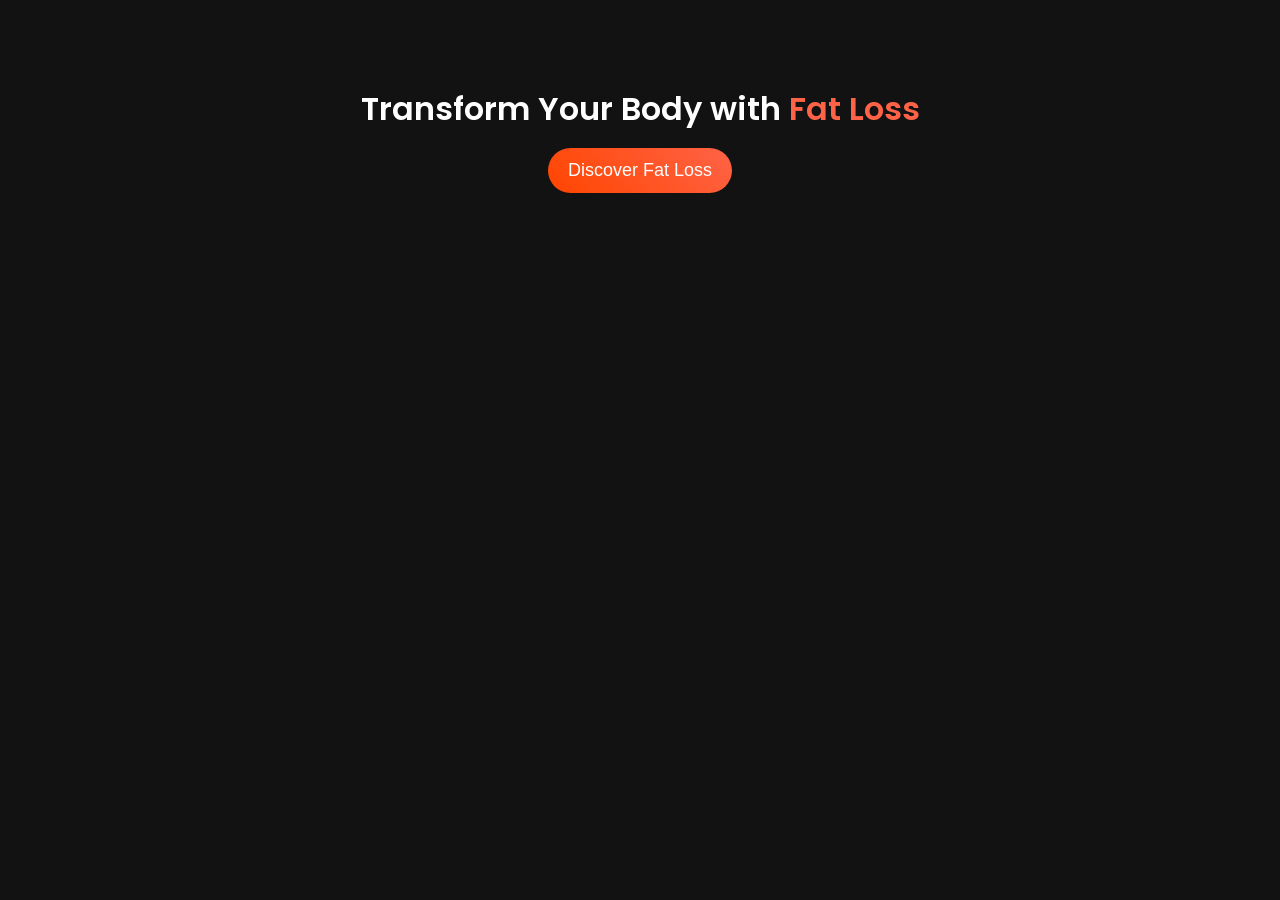
<file: fatlose.html>
<!DOCTYPE html>
<html lang="en">
<head>
    <meta charset="UTF-8">
    <meta name="viewport" content="width=device-width, initial-scale=1.0">
    <title>Fat Loss Strategies</title>
    <link rel="stylesheet" href="fatlose.css">
</head>
<body>

    <section class="fat-loss-section">
        <h2>Transform Your Body with <span>Fat Loss</span></h2>
        <button class="cta-btn">Discover Fat Loss</button>

        <div class="fat-loss-container">
            <h3>🔥 Best Fat Loss Strategies</h3>
            <p>Losing fat requires a combination of <strong>proper diet, exercise, and consistency</strong>. Here are some effective strategies:</p>

            <div class="strategy-grid">
                <div class="strategy-card">
                    <h4>🥗 Clean Diet</h4>
                    <p>Focus on whole foods, lean proteins, and healthy fats while cutting processed foods.</p>
                </div>
                <div class="strategy-card">
                    <h4>🏃‍♂️ Cardio Workouts</h4>
                    <p>Incorporate HIIT, running, or cycling to burn calories efficiently.</p>
                </div>
                <div class="strategy-card">
                    <h4>💪 Strength Training</h4>
                    <p>Build muscle to increase metabolism and enhance fat loss.</p>
                </div>
                <div class="strategy-card">
                    <h4>💧 Stay Hydrated</h4>
                    <p>Drinking enough water boosts metabolism and improves fat loss.</p>
                </div>
            </div>
        </div>
    </section>
       <script src="fatlose.js"></script>
</body>
</html>
</file>
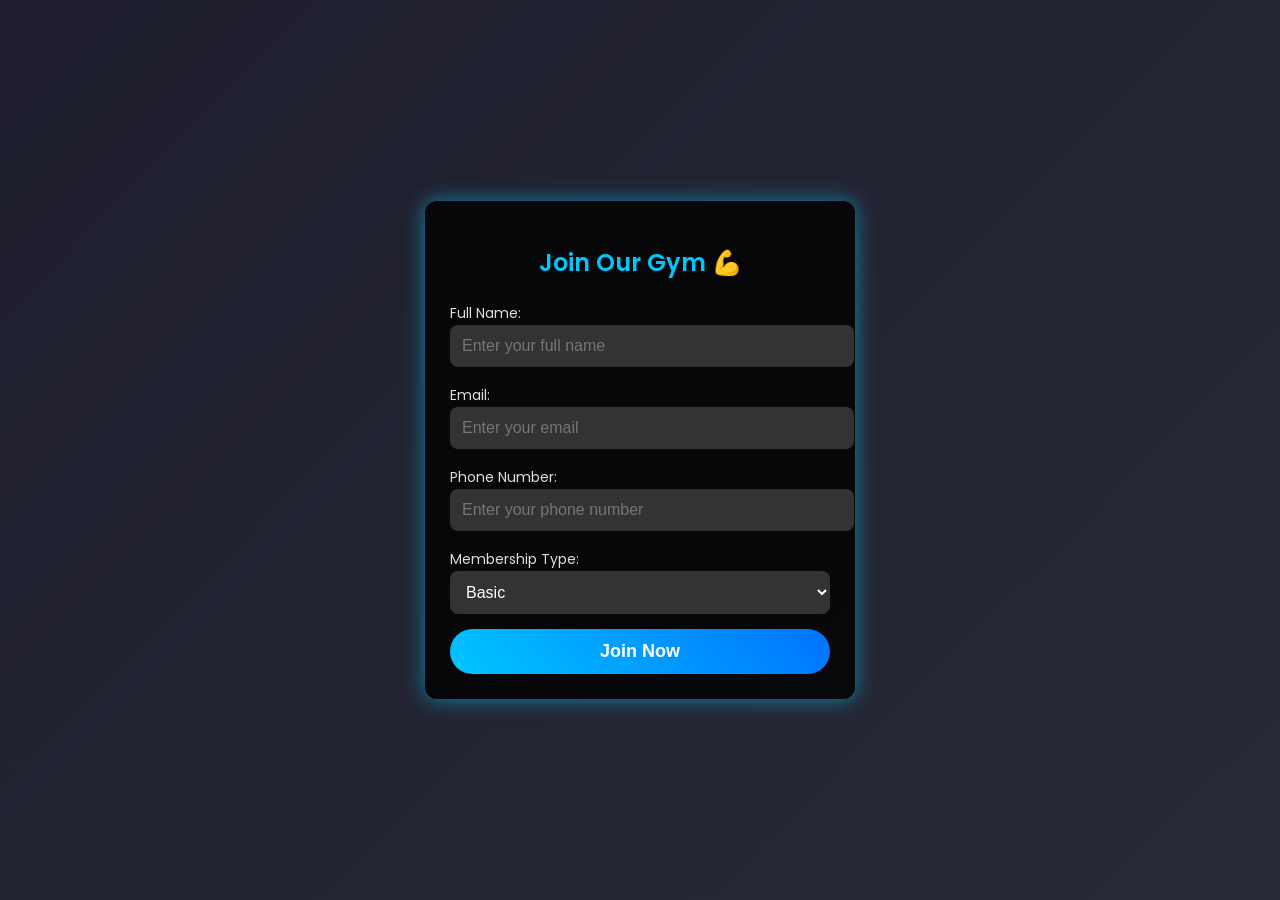
<file: join.html>
<!DOCTYPE html>
<html lang="en">
<head>
    <meta charset="UTF-8">
    <meta name="viewport" content="width=device-width, initial-scale=1.0">
    <title>Join Our Gym</title>
    <link rel="stylesheet" href="join.css">
</head>
<body>

    <div class="form-container">
        <h2>Join Our Gym 💪</h2>
        <form id="joinForm">
            <div class="input-group">
                <label for="name">Full Name:</label>
                <input type="text" id="name" placeholder="Enter your full name" required>
            </div>

            <div class="input-group">
                <label for="email">Email:</label>
                <input type="email" id="email" placeholder="Enter your email" required>
            </div>

            <div class="input-group">
                <label for="phone">Phone Number:</label>
                <input type="tel" id="phone" placeholder="Enter your phone number" required>
            </div>

            <div class="input-group">
                <label for="plan">Membership Type:</label>
                <select id="plan">
                    <option>Basic</option>
                    <option>Standard</option>
                    <option>Premium</option>
                </select>
            </div>

            <button type="submit" class="submit-btn">Join Now</button>
        </form>
        
        <div id="confirmationMessage" class="hidden">
            ✅ Thank you for joining! We will contact you soon.  
        </div>
    </div>

    <script src="join.js"></script>
</body>
</html>
</file>
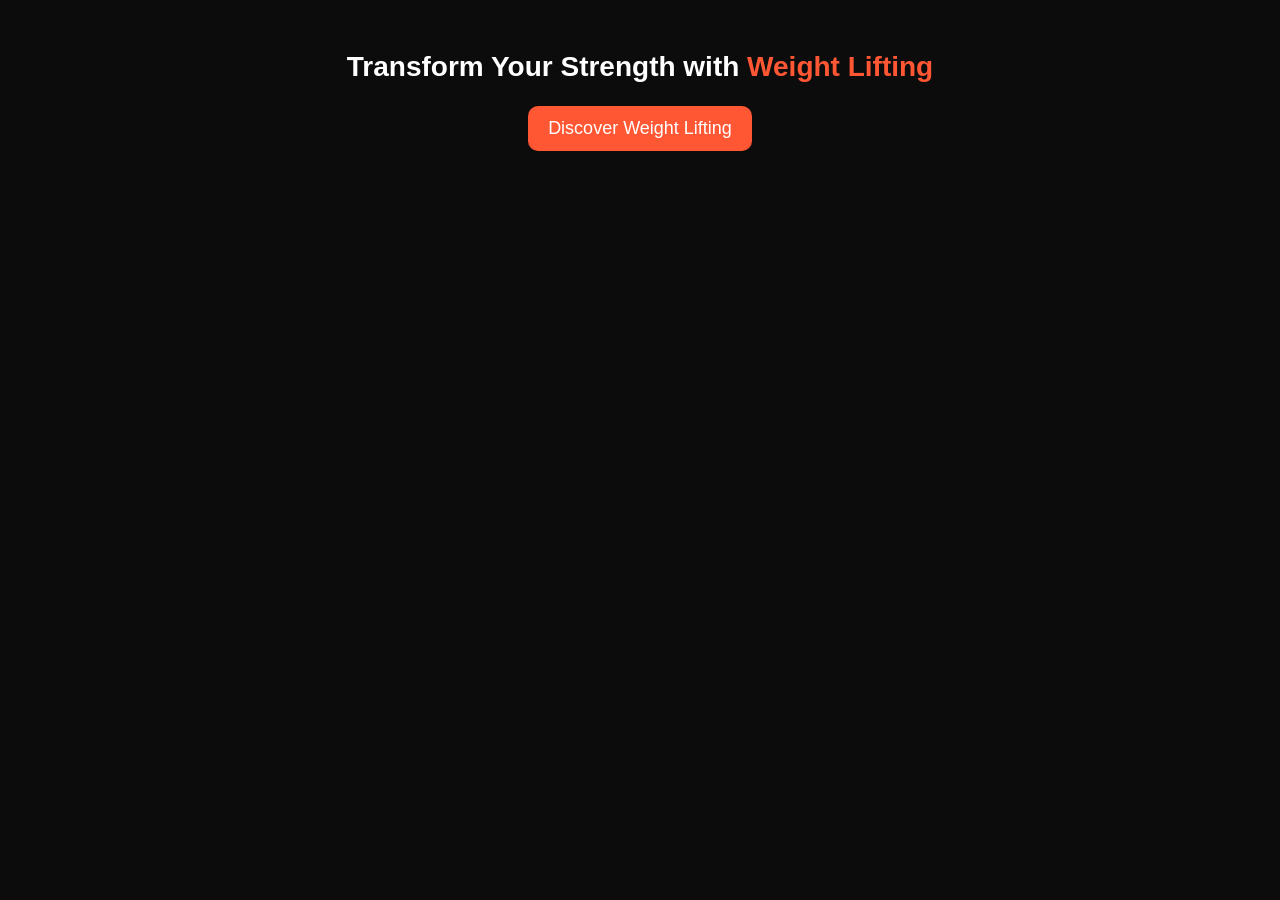
<file: lifting.html>
<!DOCTYPE html>
<html lang="en">
<head>
    <meta charset="UTF-8">
    <meta name="viewport" content="width=device-width, initial-scale=1.0">
    <title>Weight Lifting Strategies</title>
    <link rel="stylesheet" href="lifting.css">
</head>
<body>

    <div class="container">
        <h2>Transform Your Strength with <span>Weight Lifting</span></h2>
        <button class="cta-btn">Discover Weight Lifting</button>

        <div class="lifting-info">
            <h3>🏋‍♂ <span>Best Weight Lifting Strategies</span></h3>
            <p>Building strength with weight lifting requires *proper technique, progressive overload, and consistency*. Here are some effective strategies:</p>

            <div class="info-boxes">
                <div class="box">
                    <span>🔥 Proper Form</span>
                    <p>Focus on correct technique to prevent injuries and maximize muscle engagement.</p>
                </div>
                <div class="box">
                    <span>📈 Progressive Overload</span>
                    <p>Gradually increase weights, reps, or intensity to ensure continuous muscle growth.</p>
                </div>
                <div class="box">
                    <span>🍽 Nutrition & Recovery</span>
                    <p>Consume high-protein meals and allow adequate rest to support muscle repair and growth.</p>
                </div>
                <div class="box">
                    <span>💪 Compound Movements</span>
                    <p>Prioritize exercises like squats, deadlifts, and bench presses for overall strength.</p>
                </div>
            </div>
        </div>
    </div>

    <script src="lifting.js"></script>
</body>
</html>
</file>
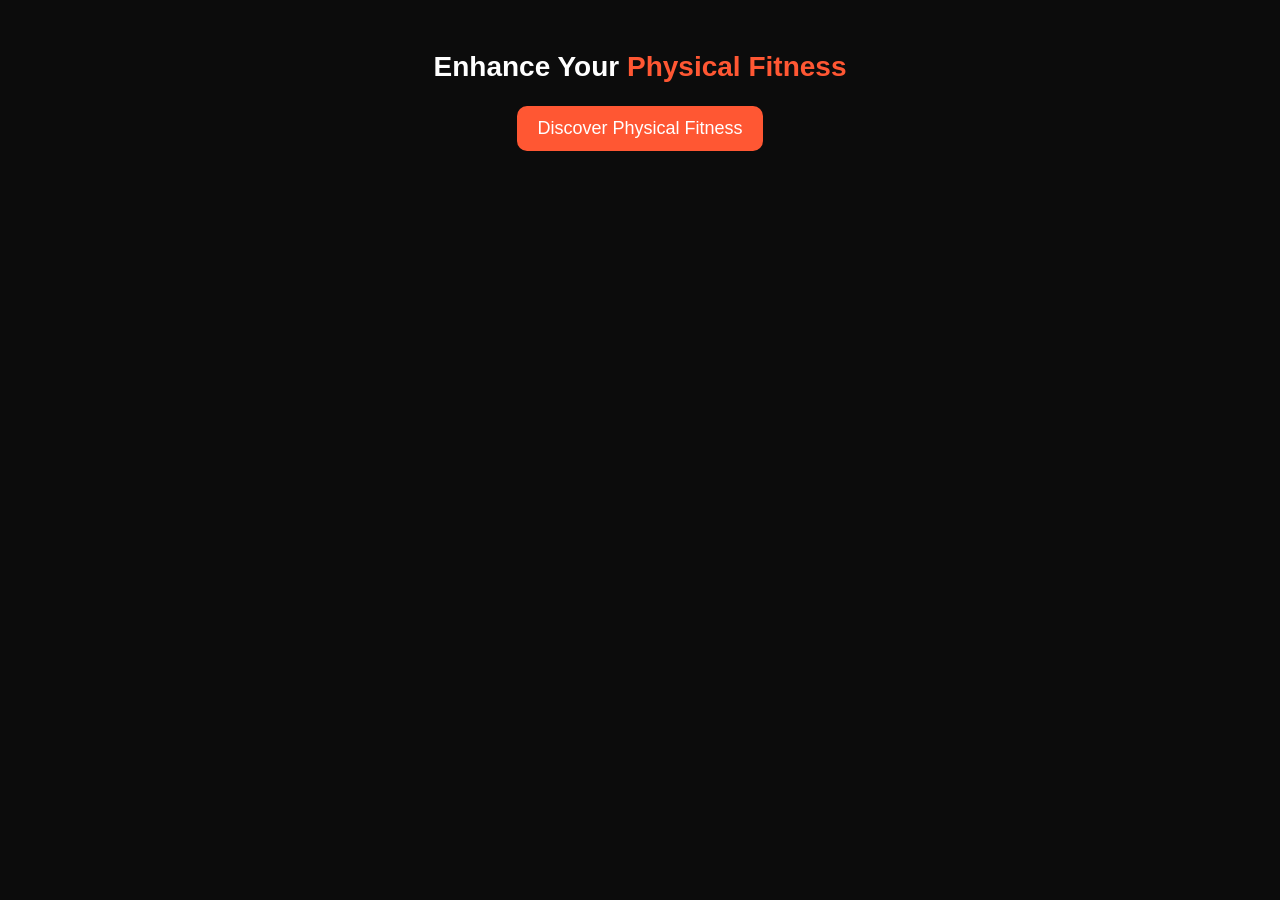
<file: physical.html>
<!DOCTYPE html>
<html lang="en">
<head>
    <meta charset="UTF-8">
    <meta name="viewport" content="width=device-width, initial-scale=1.0">
    <title>Physical Fitness</title>
    <link rel="stylesheet" href="physical.css">
</head>
<body>

    <div class="container">
        <h2>Enhance Your <span>Physical Fitness</span></h2>
        <button class="cta-btn">Discover Physical Fitness</button>

        <div class="fitness-info">
            <h3>🔥 <span>Best Physical Fitness Strategies</span></h3>
            <p>Achieving physical fitness requires a balance of exercise, proper nutrition, and consistency. Here are some key strategies:</p>

            <div class="info-boxes">
                <div class="box">
                    <span>🏋 Strength Training</span>
                    <p>Build muscle, increase strength, and improve endurance with resistance exercises.</p>
                </div>
                <div class="box">
                    <span>🏃‍♂ Cardiovascular Exercise</span>
                    <p>Enhance heart health and burn calories through running, cycling, or HIIT workouts.</p>
                </div>
                <div class="box">
                    <span>🍎 Balanced Nutrition</span>
                    <p>Fuel your body with protein, healthy fats, and essential nutrients for optimal performance.</p>
                </div>
                <div class="box">
                    <span>💧 Stay Hydrated</span>
                    <p>Drinking enough water is crucial for muscle recovery, endurance, and overall health.</p>
                </div>
            </div>
        </div>
    </div>

    <script src="physical.js"></script>
</body>
</html>
</file>
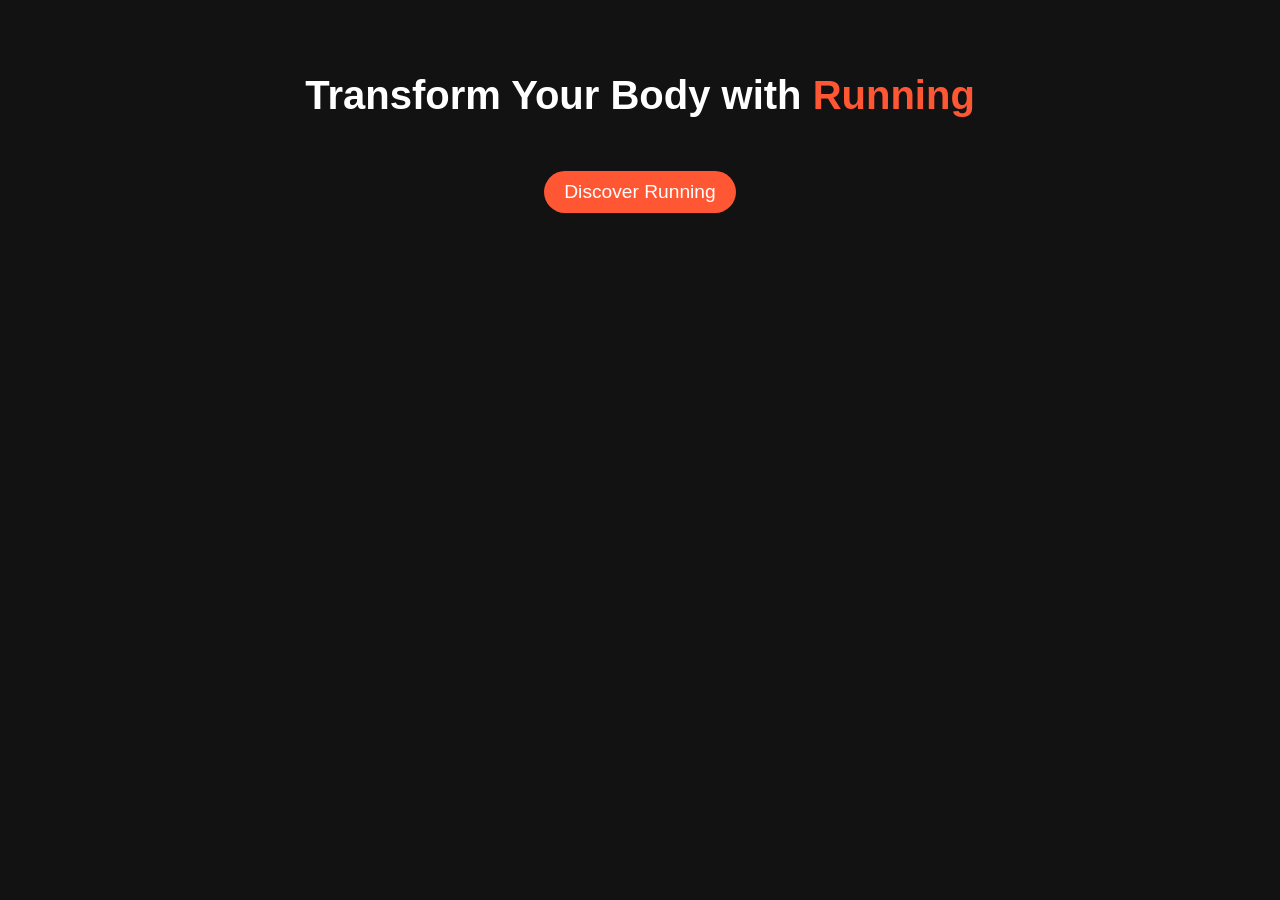
<file: running.html>
<!DOCTYPE html>
<html lang="en">
<head>
    <meta charset="UTF-8">
    <meta name="viewport" content="width=device-width, initial-scale=1.0">
    <title>Running Benefits</title>
    <link rel="stylesheet" href="running.css">
</head>
<body>

    <section class="running-section">
        <h1>Transform Your Body with <span class="highlight">Running</span></h1>
        <button class="discover-btn">Discover Running</button>

        <div class="strategy-container hidden" id="strategyContainer">
            <h2>🏃‍♂️ <span class="highlight">Best Running Strategies</span></h2>
            <p>Running offers incredible benefits for both physical and mental health. Here are some effective strategies:</p>

            <div class="strategies">
                <div class="strategy-box">
                    <h3>🏃‍♂️ Proper Warm-Up</h3>
                    <p>Start with dynamic stretching and light jogging to prepare your muscles and prevent injuries.</p>
                </div>
                <div class="strategy-box">
                    <h3>🥗 Balanced Nutrition</h3>
                    <p>Fuel your body with the right mix of carbs, proteins, and fats to maintain energy levels for running.</p>
                </div>
                <div class="strategy-box">
                    <h3>💨 Speed Training</h3>
                    <p>Incorporate interval runs and sprints to improve endurance and increase speed over time.</p>
                </div>
                <div class="strategy-box">
                    <h3>💦 Stay Hydrated</h3>
                    <p>Drink enough water before and after runs to maintain performance and avoid dehydration.</p>
                </div>
            </div>
        </div>
    </section>

    <script src="running.js"></script>

</body>
</html>
</file>
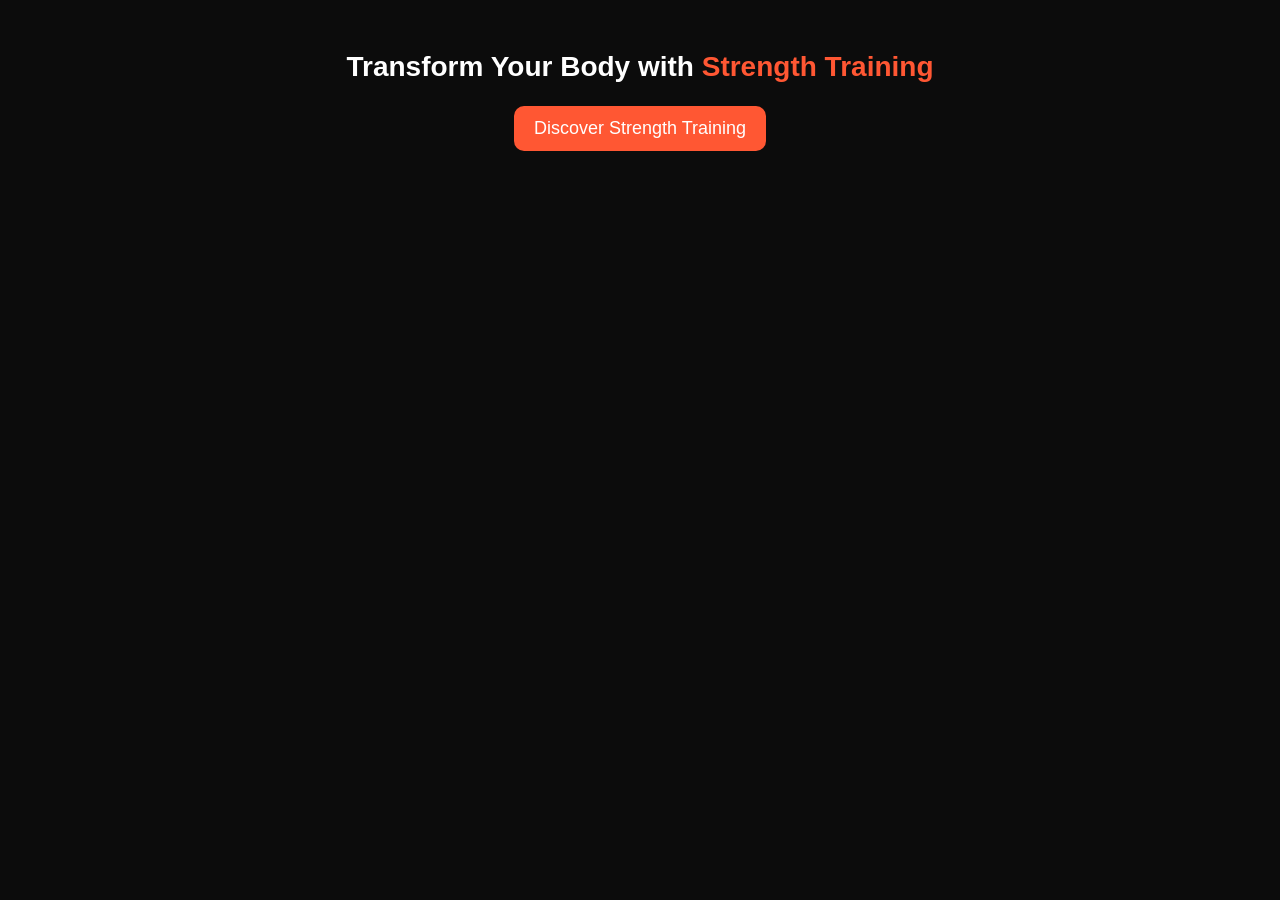
<file: strength.html>
<!DOCTYPE html>
<html lang="en">
<head>
    <meta charset="UTF-8">
    <meta name="viewport" content="width=device-width, initial-scale=1.0">
    <title>Strength Training Strategies</title>
    <link rel="stylesheet" href="strength.css">
</head>
<body>

    <div class="container">
        <h2>Transform Your Body with <span>Strength Training</span></h2>
        <button class="cta-btn">Discover Strength Training</button>

        <div class="training-info">
            <h3>🏋️‍♂️ <span>Best Strength Training Strategies</span></h3>
            <p>Building strength requires a combination of **progressive overload, proper nutrition, and consistency**. Here are some effective strategies:</p>

            <div class="info-boxes">
                <div class="box">
                    <span>💪 Progressive Overload</span>
                    <p>Gradually increase weight, reps, or intensity to stimulate muscle growth and strength.</p>
                </div>
                <div class="box">
                    <span>🍗 Protein-Rich Diet</span>
                    <p>Consume high-quality protein sources like chicken, eggs, and whey to support muscle repair.</p>
                </div>
                <div class="box">
                    <span>⏳ Proper Rest & Recovery</span>
                    <p>Allow muscles to recover by getting enough sleep and taking rest days between workouts.</p>
                </div>
                <div class="box">
                    <span>🏃‍♂️ Compound Exercises</span>
                    <p>Focus on multi-joint exercises like squats, deadlifts, and bench presses for full-body strength.</p>
                </div>
            </div>
        </div>
    </div>

    <script src="strength.js"></script>
</body>
</html>
</file>
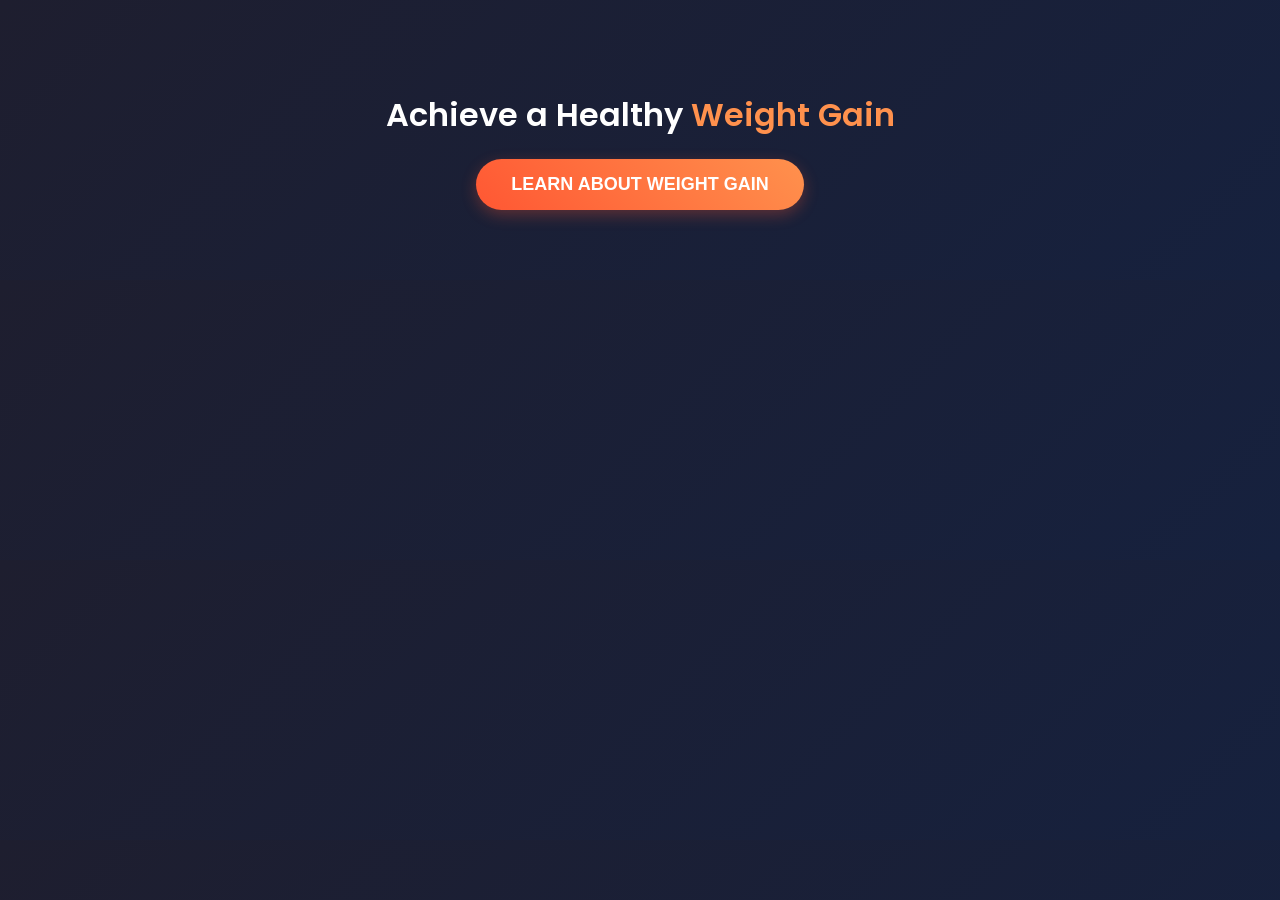
<file: weight.html>
<!DOCTYPE html>
<html lang="en">
<head>
    <meta charset="UTF-8">
    <meta name="viewport" content="width=device-width, initial-scale=1.0">
    <title>Weight Gain - Gym Website</title>
    <link rel="stylesheet" href="weight.css">
</head>
<body>
    <div class="container">
        <h1 class="title">Achieve a Healthy <span>Weight Gain</span></h1>
        <button id="weightGainBtn" class="btn">Learn About Weight Gain</button>
        
        <div id="infoBox" class="hidden">
            <h2>🍽 Effective Weight Gain Strategies</h2>
            <p>Gaining weight in a healthy way requires a balance of proper nutrition, strength training, and consistency.</p>
            <div class="tips">
                <div class="card">
                    <h3>🥩 High-Calorie Diet</h3>
                    <p>Eat nutrient-dense foods like lean meats, dairy, and nuts to increase caloric intake.</p>
                </div>
                <div class="card">
                    <h3>🏋 Strength Training</h3>
                    <p>Focus on weightlifting to build muscle mass instead of gaining unhealthy fat.</p>
                </div>
                <div class="card">
                    <h3>🛌 Proper Rest</h3>
                    <p>Aim for at least 7-9 hours of sleep to support muscle growth and recovery.</p>
                </div>
                <div class="card">
                    <h3>💧 Stay Hydrated</h3>
                    <p>Drinking enough water helps digestion and nutrient absorption for optimal weight gain.</p>
                </div>
            </div>
        </div>
    </div>

    <script src="weight.js"></script>
</body>
</html>
</file>
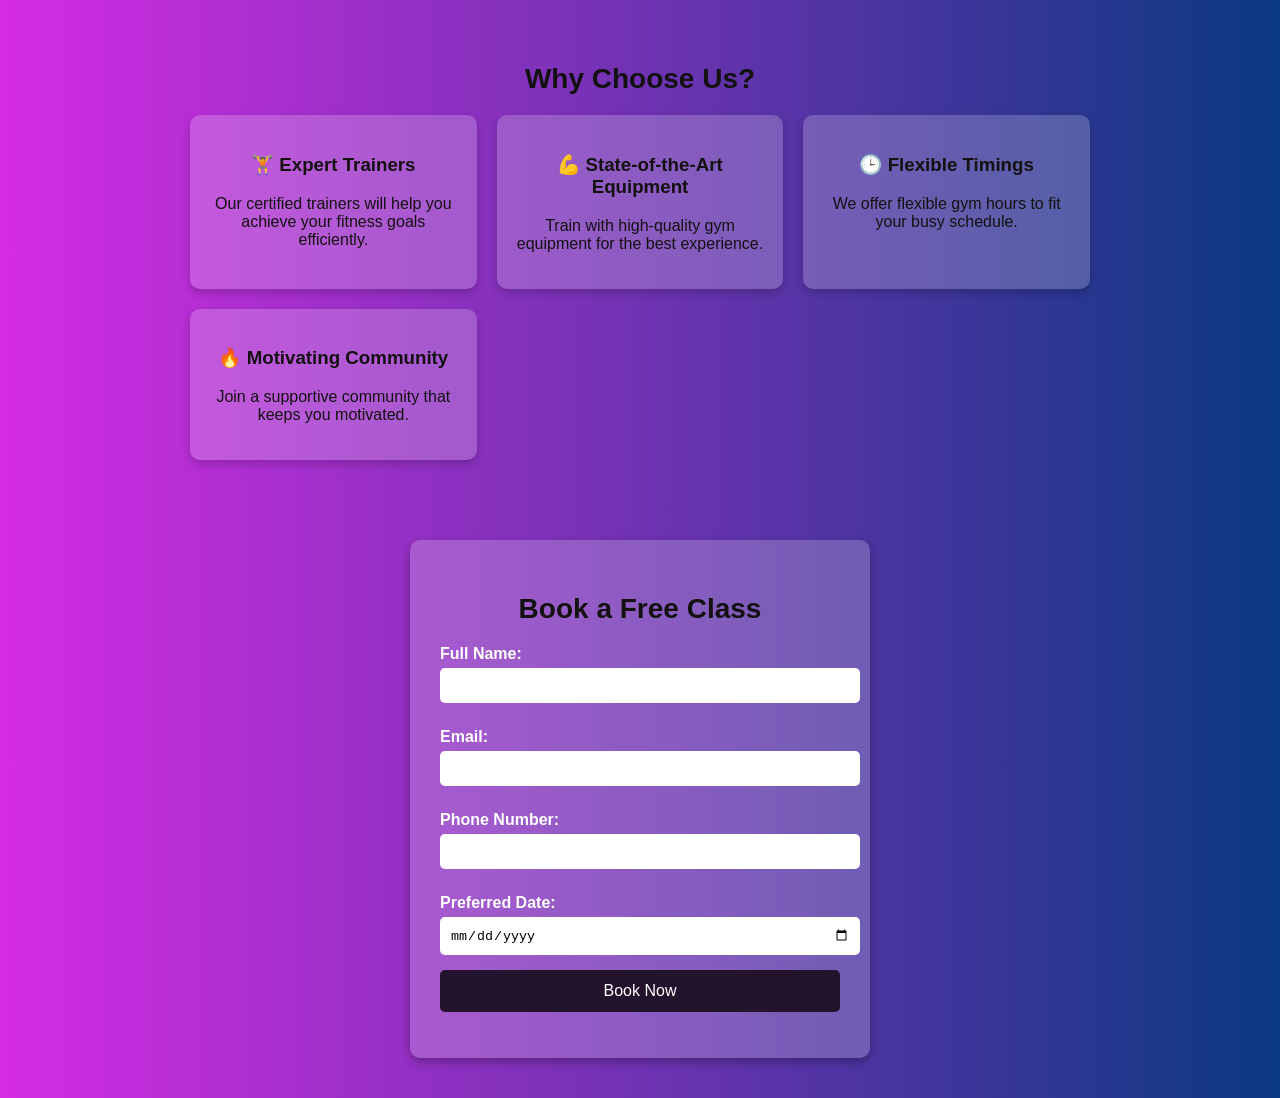
<file: why.html>
<!DOCTYPE html>
<html lang="en">
<head>
    <meta charset="UTF-8">
    <meta name="viewport" content="width=device-width, initial-scale=1.0">
    <title>Why Choose Us & Book a Free Class</title>
    <link rel="stylesheet" href="why.css">
</head>
<body>
    <section class="why-choose-us">
        <h2>Why Choose Us?</h2>
        <div class="features">
            <div class="feature">
                <h3>🏋 Expert Trainers</h3>
                <p>Our certified trainers will help you achieve your fitness goals efficiently.</p>
            </div>
            <div class="feature">
                <h3>💪 State-of-the-Art Equipment</h3>
                <p>Train with high-quality gym equipment for the best experience.</p>
            </div>
            <div class="feature">
                <h3>🕒 Flexible Timings</h3>
                <p>We offer flexible gym hours to fit your busy schedule.</p>
            </div>
            <div class="feature">
                <h3>🔥 Motivating Community</h3>
                <p>Join a supportive community that keeps you motivated.</p>
            </div>
        </div>
    </section>

    <section class="book-class">
        <h2>Book a Free Class</h2>
        <form id="bookClassForm">
            <label for="name">Full Name:</label>
            <input type="text" id="name" name="name" required>

            <label for="email">Email:</label>
            <input type="email" id="email" name="email" required>

            <label for="phone">Phone Number:</label>
            <input type="tel" id="phone" name="phone" required>

            <label for="date">Preferred Date:</label>
            <input type="date" id="date" name="date" required>

            <button type="submit">Book Now</button>
        </form>
        <p id="message"></p>
    </section>

    <script src="why.js"></script>
</body>
</html>
</file>
<file: fatlose.css>
@import url('https://fonts.googleapis.com/css2?family=Poppins:wght@300;400;600&display=swap');

body {
    font-family: 'Poppins', sans-serif;
    background: #121212;
    color: #fff;
    text-align: center;
    padding: 50px 20px;
}

.fat-loss-section {
    max-width: 800px;
    margin: auto;
}

h2 {
    font-size: 2rem;
    font-weight: 600;
    margin-bottom: 15px;
}

h2 span {
    color: #ff6347;
}

.cta-btn {
    background: linear-gradient(45deg, #ff4500, #ff6347);
    color: #fff;
    border: none;
    padding: 12px 20px;
    font-size: 18px;
    border-radius: 25px;
    cursor: pointer;
    transition: 0.3s ease-in-out;
    margin-bottom: 20px;
}

.cta-btn:hover {
    transform: scale(1.05);
    box-shadow: 0 0 15px rgba(255, 99, 71, 0.7);
}

.fat-loss-container {
    background: #1e1e1e;
    padding: 25px;
    border-radius: 12px;
    box-shadow: 0 0 20px rgba(255, 69, 0, 0.6);
}

h3 {
    color: #ff6347;
    font-size: 22px;
    font-weight: 600;
}

p {
    font-size: 16px;
    color: #ccc;
}

.strategy-grid {
    display: grid;
    grid-template-columns: repeat(auto-fit, minmax(250px, 1fr));
    gap: 15px;
    margin-top: 20px;
}

.strategy-card {
    background: #292929;
    padding: 15px;
    border-radius: 10px;
    transition: 0.3s ease-in-out;
    cursor: pointer;
}

.strategy-card:hover {
    transform: translateY(-5px);
    box-shadow: 0 0 15px rgba(255, 99, 71, 0.7);
}

h4 {
    color: #ff4500;
    font-size: 18px;
    font-weight: 600;
    margin-bottom: 5px;
}

@media (max-width: 768px) {
    .strategy-grid {
        grid-template-columns: 1fr;
    }
}
</file>
<file: join.css>
/* Import Google Font */
@import url('https://fonts.googleapis.com/css2?family=Poppins:wght@300;400;600&display=swap');

body {
    font-family: 'Poppins', sans-serif;
    background: linear-gradient(135deg, #1e1e2e, #282a36);
    color: white;
    display: flex;
    justify-content: center;
    align-items: center;
    height: 100vh;
    margin: 0;
}

/* Form Container */
.form-container {
    background: rgba(0, 0, 0, 0.8);
    padding: 25px;
    width: 380px;
    border-radius: 12px;
    text-align: center;
    box-shadow: 0px 0px 20px rgba(0, 198, 255, 0.6);
    animation: fadeIn 0.8s ease-in-out;
}

/* Heading */
h2 {
    color: #00c6ff;
    margin-bottom: 20px;
    font-weight: 600;
}

/* Input Groups */
.input-group {
    margin-bottom: 15px;
    text-align: left;
}

label {
    font-size: 14px;
    color: #ddd;
}

input, select {
    width: 100%;
    padding: 12px;
    border: none;
    border-radius: 8px;
    background: #333;
    color: white;
    font-size: 16px;
    outline: none;
    transition: 0.3s;
}

input:focus, select:focus {
    border: 2px solid #00c6ff;
    box-shadow: 0 0 15px rgba(0, 198, 255, 0.8);
}

/* Submit Button */
.submit-btn {
    background: linear-gradient(45deg, #00c6ff, #0072ff);
    color: white;
    padding: 12px;
    border: none;
    width: 100%;
    font-size: 18px;
    border-radius: 30px;
    cursor: pointer;
    transition: all 0.3s ease-in-out;
    font-weight: 600;
}

.submit-btn:hover {
    transform: scale(1.05);
    box-shadow: 0 0 15px rgba(0, 198, 255, 1);
}

/* Confirmation Message */
#confirmationMessage {
    margin-top: 15px;
    padding: 10px;
    background: #1a1a1a;
    color: #00ff88;
    font-size: 16px;
    border-radius: 5px;
    display: none;
}

/* Animations */
@keyframes fadeIn {
    from { opacity: 0; transform: translateY(-20px); }
    to { opacity: 1; transform: translateY(0); }
}

.hidden {
    display: none;
}
</file>
<file: lifting.css>
body {
    font-family: Arial, sans-serif;
    background-color: #0c0c0c;
    color: #ffffff;
    text-align: center;
    padding: 20px;
}

h2 {
    font-size: 28px;
    font-weight: bold;
}

h2 span {
    color: #ff5733;
}

.cta-btn {
    background: #ff5733;
    padding: 12px 20px;
    font-size: 18px;
    color: white;
    border: none;
    border-radius: 10px;
    cursor: pointer;
    transition: 0.3s;
}

.cta-btn:hover {
    background: #e64a19;
    transform: scale(1.05);
}

.lifting-info {
    background: #1c1c1c;
    padding: 20px;
    margin-top: 20px;
    border-radius: 12px;
    display: none;
    opacity: 0;
    box-shadow: 0 0 15px rgba(255, 87, 51, 0.7);
}

h3 {
    color: #ff5733;
    font-size: 22px;
}

.info-boxes {
    display: grid;
    grid-template-columns: repeat(2, 1fr);
    gap: 20px;
    padding: 20px;
}

.box {
    background: #282828;
    padding: 15px;
    border-radius: 10px;
    transition: 0.3s;
}

.box:hover {
    transform: translateY(-5px);
    box-shadow: 0px 4px 10px rgba(255, 87, 51, 0.5);
}
</file>
<file: physical.css>
body {
    font-family: Arial, sans-serif;
    background-color: #0c0c0c;
    color: #ffffff;
    text-align: center;
    padding: 20px;
}

h2 {
    font-size: 28px;
    font-weight: bold;
}

h2 span {
    color: #ff5733;
}

.cta-btn {
    background: #ff5733;
    padding: 12px 20px;
    font-size: 18px;
    color: white;
    border: none;
    border-radius: 10px;
    cursor: pointer;
    transition: 0.3s;
}

.cta-btn:hover {
    background: #e64a19;
    transform: scale(1.05);
}

.fitness-info {
    background: #1c1c1c;
    padding: 20px;
    margin-top: 20px;
    border-radius: 12px;
    display: none;
    opacity: 0;
    box-shadow: 0 0 15px rgba(255, 87, 51, 0.7);
}

h3 {
    color: #ff5733;
    font-size: 22px;
}

.info-boxes {
    display: grid;
    grid-template-columns: repeat(2, 1fr);
    gap: 20px;
    padding: 20px;
}

.box {
    background: #282828;
    padding: 15px;
    border-radius: 10px;
    transition: 0.3s;
}

.box:hover {
    transform: translateY(-5px);
    box-shadow: 0px 4px 10px rgba(255, 87, 51, 0.5);
}
</file>
<file: running.css>
body {
    font-family: Arial, sans-serif;
    background-color: #121212;
    color: white;
    text-align: center;
    margin: 0;
    padding: 0;
}

.running-section {
    padding: 40px 20px;
}

h1 {
    font-size: 2.5rem;
    font-weight: bold;
}

.highlight {
    color: #ff5733;
}

.discover-btn {
    background-color: #ff5733;
    color: white;
    padding: 10px 20px;
    font-size: 1.2rem;
    border: none;
    border-radius: 25px;
    cursor: pointer;
    margin: 20px 0;
    transition: background 0.3s ease;
}

.discover-btn:hover {
    background-color: #e04e2a;
}

.strategy-container {
    background-color: #1a1a1a;
    padding: 20px;
    border-radius: 10px;
    width: 80%;
    margin: auto;
    box-shadow: 0 0 15px #ff5733;
    transition: all 0.5s ease;
}

/* Initially hidden */
.hidden {
    display: none;
}

h2 {
    color: #ff5733;
}

.strategies {
    display: flex;
    flex-wrap: wrap;
    justify-content: center;
    gap: 15px;
    margin-top: 20px;
}

.strategy-box {
    background-color: #2a2a2a;
    padding: 20px;
    border-radius: 10px;
    width: 300px;
    text-align: center;
    box-shadow: 0 0 10px #ff5733;
    transition: transform 0.3s ease;
}

.strategy-box:hover {
    transform: scale(1.05);
}
</file>
<file: strength.css>
body {
    font-family: Arial, sans-serif;
    background-color: #0c0c0c;
    color: #ffffff;
    text-align: center;
    padding: 20px;
}

h2 {
    font-size: 28px;
    font-weight: bold;
}

h2 span {
    color: #ff5733;
}

.cta-btn {
    background: #ff5733;
    padding: 12px 20px;
    font-size: 18px;
    color: white;
    border: none;
    border-radius: 10px;
    cursor: pointer;
    transition: 0.3s;
}

.cta-btn:hover {
    background: #e64a19;
    transform: scale(1.05);
}

.training-info {
    background: #1c1c1c;
    padding: 20px;
    margin-top: 20px;
    border-radius: 12px;
    display: none;
    opacity: 0;
    box-shadow: 0 0 15px rgba(255, 87, 51, 0.7);
}

h3 {
    color: #ff5733;
    font-size: 22px;
}

.info-boxes {
    display: grid;
    grid-template-columns: repeat(2, 1fr);
    gap: 20px;
    padding: 20px;
}

.box {
    background: #282828;
    padding: 15px;
    border-radius: 10px;
    transition: 0.3s;
}

.box:hover {
    transform: translateY(-5px);
    box-shadow: 0px 4px 10px rgba(255, 87, 51, 0.5);
}
</file>
<file: weight.css>
/* Import Google Font */
@import url('https://fonts.googleapis.com/css2?family=Poppins:wght@300;400;600&display=swap');

body {
    font-family: 'Poppins', sans-serif;
    text-align: center;
    margin: 0;
    padding: 0;
    background: linear-gradient(135deg, #1e1e2f, #16213e);
    color: white;
}

/* Container */
.container {
    max-width: 800px;
    margin: 50px auto;
    padding: 20px;
}

/* Title */
.title {
    font-size: 32px;
    font-weight: 600;
    margin-bottom: 20px;
}

.title span {
    color: #ff914d;
}

/* Button */
.btn {
    background: linear-gradient(45deg, #ff5733, #ff914d);
    color: white;
    padding: 15px 35px;
    font-size: 18px;
    font-weight: bold;
    border: none;
    cursor: pointer;
    border-radius: 30px;
    transition: transform 0.3s ease, background 0.3s ease, box-shadow 0.3s ease;
    box-shadow: 0 5px 15px rgba(255, 87, 51, 0.3);
    text-transform: uppercase;
}

.btn:hover {
    transform: scale(1.1);
    background: linear-gradient(45deg, #e04e2b, #ff6f42);
    box-shadow: 0 10px 25px rgba(255, 87, 51, 0.5);
}

/* Info Box */
#infoBox {
    margin-top: 20px;
    padding: 20px;
    background: rgba(255, 255, 255, 0.1);
    border-radius: 15px;
    box-shadow: 0 10px 30px rgba(0, 0, 0, 0.3);
    opacity: 0;
    transform: scale(0.8);
    transition: opacity 0.5s ease, transform 0.5s ease;
    backdrop-filter: blur(12px);
}

#infoBox h2 {
    font-size: 24px;
    color: #ff914d;
}

#infoBox p {
    font-size: 16px;
    line-height: 1.6;
}

/* Tips Section */
.tips {
    display: grid;
    grid-template-columns: repeat(2, 1fr);
    gap: 15px;
    margin-top: 20px;
}

/* Card Styling */
.card {
    background: rgba(255, 255, 255, 0.1);
    padding: 15px;
    border-radius: 10px;
    box-shadow: 0 5px 15px rgba(0, 0, 0, 0.2);
    text-align: center;
    transition: transform 0.3s ease, box-shadow 0.3s ease;
}

.card:hover {
    transform: translateY(-5px);
    box-shadow: 0 10px 25px rgba(255, 255, 255, 0.2);
}

.card h3 {
    font-size: 18px;
    color: #ff914d;
}

.card p {
    font-size: 14px;
    line-height: 1.5;
}

/* Show Animation */
.show {
    opacity: 1 !important;
    transform: scale(1) !important;
}

/* Hidden Class */
.hidden {
   display: none;
}
</file>
<file: why.css>
body {
    font-family: 'Poppins', sans-serif;
    background: linear-gradient(to right,  #d52ce4, #0a3981 );
    color: #141111;
    text-align: center;
    margin: 0;
    padding: 0;
}


.why-choose-us, .book-class {
    padding: 40px 20px;
}


h2 {                                                                   
    font-size: 28px;
    margin-bottom: 20px;
    animation: fadeInDown 1s ease-in-out;
}


.features {
    display: grid;
    grid-template-columns: repeat(auto-fit, minmax(250px, 1fr));
    gap: 20px;
    max-width: 900px;
    margin: auto;
}

.feature {
    background: rgba(255, 255, 255, 0.2);
    padding: 20px;
    border-radius: 10px;
    box-shadow: 0 4px 10px rgba(0, 0, 0, 0.2);
    transition: transform 0.3s ease-in-out, box-shadow 0.3s ease-in-out;
    opacity: 0;
    animation: fadeInUp 1s ease-in-out forwards;
}

.feature:hover {
    transform: scale(1.05);
    box-shadow: 0 6px 15px rgba(0, 0, 0, 0.3);
}


.book-class {
    background: rgba(255, 255, 255, 0.2);
    padding: 30px;
    border-radius: 10px;
    margin: 40px auto;
    max-width: 400px;
    box-shadow: 0 4px 10px rgba(0, 0, 0, 0.3);
    opacity: 0;
    animation: fadeInUp 1.2s ease-in-out forwards;
}

label {
    display: block;
    text-align: left;
    font-weight: bold;
    margin: 10px 0 5px;
    color: #fff;
}

input {
    width: 100%;
    padding: 10px;
    border: none;
    border-radius: 5px;
    margin-bottom: 15px;
}

button {
    background: #23132d;
    color: white;
    border: none;
    padding: 12px;
    width: 100%;
    cursor: pointer;
    border-radius: 5px;
    font-size: 16px;
    transition: background 0.3s, transform 0.2s;
}

button:hover {
    background: #9216cc;
    transform: scale(1.05);
}


@keyframes fadeInUp {
    from {
        opacity: 0;
        transform: translateY(20px);
    }
    to {
        opacity: 1;
        transform: translateY(0);
    }
}

@keyframes fadeInDown {
    from {
        opacity: 0;
        transform: translateY(-20px);
    }
    to {
        opacity: 1;
        transform: translateY(0);
    }
}
</file>
